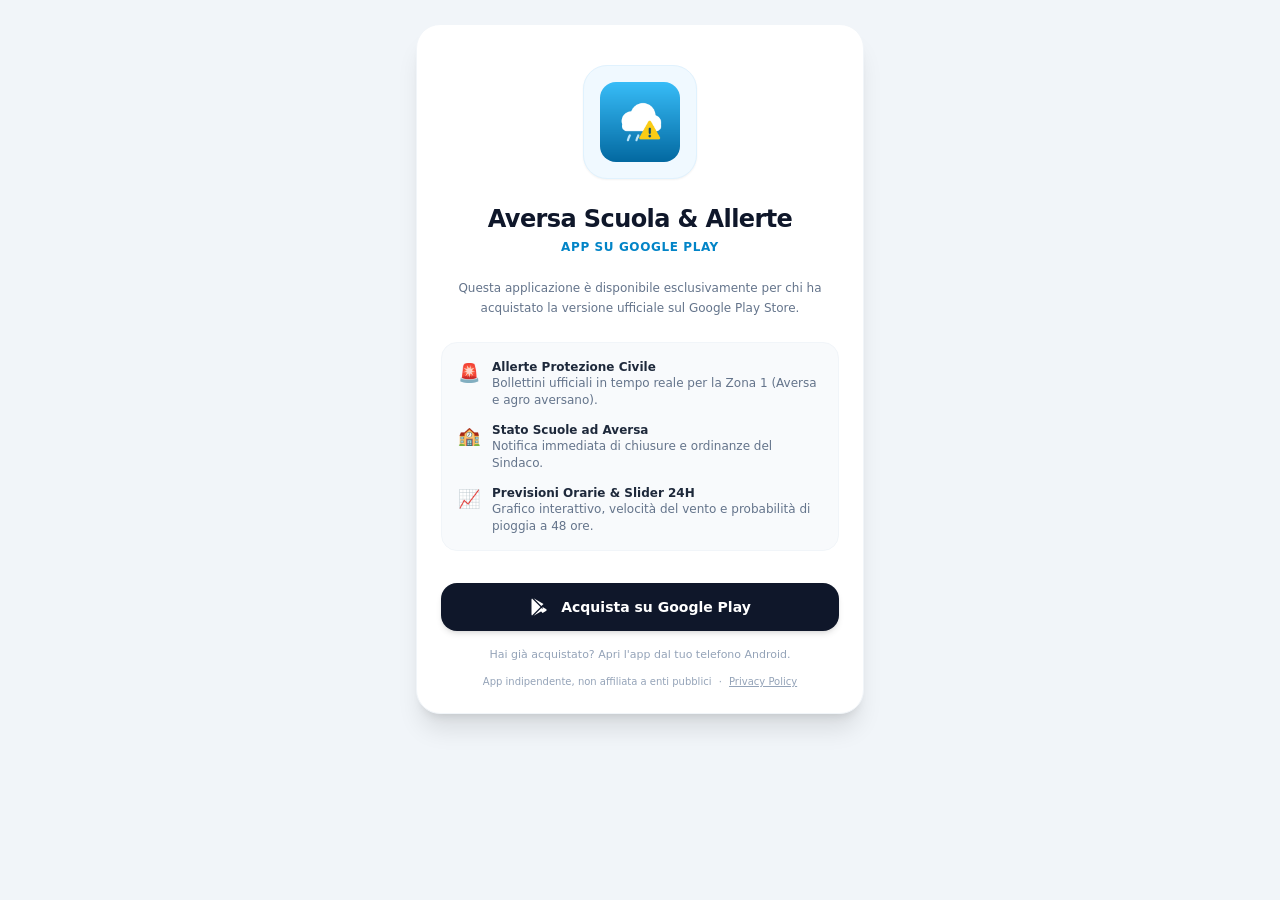
<file: index.html>
<!DOCTYPE html>
<html lang="it">
<head>
  <meta charset="UTF-8">
  <meta name="viewport" content="width=device-width, initial-scale=1.0">
  <title>Aversa Scuola & Allerte</title>
  <meta name="description" content="Meteo, allerte della Protezione Civile e stato delle scuole per Aversa (Zona 1 - Piana Campana).">
  <meta name="theme-color" content="#f1f5f9">

  <!-- PWA Metadata & Manifest -->
  <link rel="manifest" href="./manifest.json">
  <link rel="icon" type="image/png" sizes="192x192" href="./icons/icon-192.png">

  <!-- Icone & Impostazioni Apple iOS -->
  <link rel="apple-touch-icon" href="./APPLE_ICON.png">
  <meta name="apple-mobile-web-app-capable" content="yes">
  <meta name="apple-mobile-web-app-status-bar-style" content="black-translucent">
  <meta name="apple-mobile-web-app-title" content="Aversa Scuola">

  <!-- CSS Tailwind compilato (ricostruito da .github/workflows/build-css.yml) & Chart.js locale: funzionano anche offline -->
  <link rel="stylesheet" href="./styles.css">
  <script src="./vendor/chart.umd.min.js"></script>

  <style>
    html, body {
      overscroll-behavior-y: contain;
    }
    @keyframes app-spin {
      from { transform: rotate(0deg); }
      to { transform: rotate(360deg); }
    }
    .rotate-spinning {
      animation: app-spin 0.75s linear infinite !important;
    }
  </style>
</head>
<body class="bg-slate-100 min-h-screen font-sans text-slate-800 flex justify-center items-start sm:py-6">

  <!-- ============================================================= -->
  <!-- 1. SCHERMATA PAYWALL / BLOCCO BROWSER WEB NON AUTORIZZATO     -->
  <!-- ============================================================= -->
  <div id="paywallCard" class="hidden w-full max-w-md bg-white sm:rounded-3xl shadow-xl min-h-screen sm:min-h-0 flex flex-col justify-between overflow-hidden border border-slate-100 p-6 space-y-6">
    <div class="space-y-6 text-center pt-4">
      
      <!-- Icona App -->
      <div class="inline-flex p-4 bg-sky-50 rounded-3xl border border-sky-100 shadow-sm">
        <img src="./APPLE_ICON.png" alt="Aversa Scuola & Allerte" class="w-20 h-20 rounded-2xl shadow-xs object-cover">
      </div>

      <div class="space-y-1">
        <h1 class="text-2xl font-black text-slate-900 tracking-tight">Aversa Scuola & Allerte</h1>
        <p class="text-xs font-bold text-sky-600 uppercase tracking-wider">App su Google Play</p>
      </div>

      <p class="text-xs text-slate-500 leading-relaxed px-2">
        Questa applicazione è disponibile esclusivamente per chi ha acquistato la versione ufficiale sul Google Play Store.
      </p>

      <!-- Vantaggi inclusi nell'App -->
      <div class="bg-slate-50 border border-slate-100 rounded-2xl p-4 text-left space-y-3.5">
        <div class="flex items-start gap-3">
          <span class="text-lg shrink-0">🚨</span>
          <div class="text-xs">
            <div class="font-bold text-slate-800">Allerte Protezione Civile</div>
            <div class="text-slate-500 leading-snug">Bollettini ufficiali in tempo reale per la Zona 1 (Aversa e agro aversano).</div>
          </div>
        </div>
        <div class="flex items-start gap-3">
          <span class="text-lg shrink-0">🏫</span>
          <div class="text-xs">
            <div class="font-bold text-slate-800">Stato Scuole ad Aversa</div>
            <div class="text-slate-500 leading-snug">Notifica immediata di chiusure e ordinanze del Sindaco.</div>
          </div>
        </div>
        <div class="flex items-start gap-3">
          <span class="text-lg shrink-0">📈</span>
          <div class="text-xs">
            <div class="font-bold text-slate-800">Previsioni Orarie & Slider 24H</div>
            <div class="text-slate-500 leading-snug">Grafico interattivo, velocità del vento e probabilità di pioggia a 48 ore.</div>
          </div>
        </div>
      </div>
    </div>

    <div class="space-y-3 pt-2">
      <!-- Pulsante Acquisto Play Store -->
      <a id="playStoreLink" href="https://play.google.com/store/apps/details?id=dev.pages.allerta_meteo_aversa.twa" target="_blank" rel="noopener" class="w-full py-3.5 px-5 bg-slate-900 text-white rounded-2xl flex items-center justify-center gap-3 font-bold text-sm shadow-md hover:bg-slate-800 active:scale-[0.98] transition-all">
        <svg class="w-5 h-5 fill-current" viewBox="0 0 24 24">
          <path d="M3.609 1.814L13.792 12 3.61 22.186a2.023 2.023 0 0 1-.61-1.458V3.272c0-.558.225-1.077.609-1.458zm11.235 11.238l2.585 2.585-11.83 6.812 9.245-9.397zm0-2.104L5.599 1.551l11.83 6.812-2.585 2.585zm1.47 1.052l4.032 2.321c1.173.675 1.173 1.776 0 2.451l-4.032 2.321-2.223-2.223 2.223-2.87z"/>
        </svg>
        <span>Acquista su Google Play</span>
      </a>

      <p class="text-center text-[11px] text-slate-400 leading-snug pt-1">
        Hai già acquistato? Apri l'app dal tuo telefono Android.
      </p>

      <div class="text-center text-[10px] text-slate-400 space-x-1">
        <span>App indipendente, non affiliata a enti pubblici</span>
        <span>·</span>
        <a href="./privacy.html" class="underline hover:text-slate-600">Privacy Policy</a>
      </div>
    </div>
  </div>

  <!-- ============================================================= -->
  <!-- 2. CONTAINER APP MOBILE (ACCESSIBILE SOLO CON LICENZA ATTIVA)  -->
  <!-- ============================================================= -->
  <div id="appCard" class="hidden w-full max-w-md bg-white sm:rounded-3xl shadow-xl min-h-screen sm:min-h-0 flex flex-col justify-between overflow-hidden border border-slate-100 will-change-transform">

    <!-- Indicatore Pull-to-refresh -->
    <div id="pullIndicator" class="overflow-hidden transition-all duration-200 text-center text-xs font-semibold text-slate-400 flex items-center justify-center gap-1.5 h-0 opacity-0 pointer-events-none select-none bg-slate-50 border-b border-slate-100">
      <span id="pullText">Trascina per aggiornare</span>
    </div>

    <div class="p-5 space-y-4">

      <!-- Intestazione superiore -->
      <div class="flex justify-between items-center text-sm font-semibold text-slate-600">
        <span>Aversa Scuola & Allerte</span>
        <button id="refreshBtn" onclick="refreshApp()" class="p-2 bg-slate-200/70 hover:bg-slate-300/70 rounded-full transition-colors text-slate-600 focus:outline-none" title="Ricarica dati">
          <svg id="refreshIcon" class="w-4 h-4 transition-transform origin-center" fill="none" stroke="currentColor" viewBox="0 0 24 24">
            <path stroke-linecap="round" stroke-linejoin="round" stroke-width="2.5" d="M4 4v5h.582m15.356 2A8.001 8.001 0 004.582 9m0 0H9m11 11v-5h-.581m0 0a8.003 8.003 0 01-15.357-2m15.357 2H15"></path>
          </svg>
        </button>
      </div>

      <!-- Tab Selettore 50/50 -->
      <div class="bg-slate-200/60 p-1 rounded-2xl grid grid-cols-2 gap-1 font-medium text-xs">
        <button id="tabToday" onclick="switchTab('today')" class="w-full py-2.5 rounded-xl bg-white shadow-sm text-slate-800 font-bold transition-all">
          Meteo & Allerta
        </button>
        <button id="tabForecast" onclick="switchTab('forecast')" class="w-full py-2.5 rounded-xl text-slate-500 hover:text-slate-800 transition-all">
          Prossimi 2 gg
        </button>
      </div>

      <!-- Contenitore Viste -->
      <div class="relative">

        <!-- VISTA 1: OGGI & ALLERTA -->
        <div id="viewToday" class="space-y-4">

          <!-- Intestazione Sezione Allerta -->
          <div class="flex justify-between items-center text-[11px] font-bold text-slate-500 uppercase tracking-wider px-0.5 pt-1">
            <span>ALLERTE IN VIGORE</span>
            <span id="alertUpdatedAt" class="font-normal normal-case text-slate-400">--/--/----, --:--:--</span>
          </div>

          <!-- Card Allerta Meteo -->
          <div id="alertCard" class="p-4 rounded-2xl border transition-all space-y-3 bg-emerald-50/80 border-emerald-300 text-emerald-950">
            <div class="flex items-start gap-3">
              <div id="alertIconContainer" class="p-1.5 bg-white rounded-xl shadow-xs flex items-center justify-center text-emerald-600 shrink-0 mt-0.5">
                <span id="alertIcon" class="text-xl">✅</span>
              </div>
              <div class="space-y-1">
                <h2 id="alertTitle" class="font-bold text-sm leading-snug">Nessuna Allerta Meteo in Vigore</h2>
                <div>
                  <span id="alertBadge" class="inline-block px-2 py-0.5 rounded-md text-[11px] font-bold bg-emerald-200 text-emerald-800">Verde</span>
                </div>
              </div>
            </div>

            <p id="alertMessage" class="text-xs leading-relaxed opacity-90">
              Nessuna allerta meteo in vigore. Condizioni meteorologiche nella norma per la Zona 1 (Piana Campana).
            </p>

            <!-- Fenomeni meteo segnalati dal bollettino senza allerta (es. venti forti con livello verde) -->
            <div id="weatherNotice" class="hidden bg-amber-50 border border-amber-300 rounded-xl p-2.5 text-amber-950 space-y-0.5">
              <div class="text-[11px] font-bold uppercase tracking-wide text-amber-800">⚠️ Fenomeni meteo previsti</div>
              <p id="weatherNoticeText" class="text-xs leading-relaxed"></p>
            </div>

            <div class="pt-2.5 border-t border-dashed border-emerald-300/80 flex items-center justify-between text-xs font-bold text-emerald-900">
              <div class="flex items-center gap-2">
                <span>🏫 Scuole ad Aversa:</span>
                <span id="schoolStatus" class="font-black">APERTE</span>
              </div>
            </div>
            <a id="schoolNotice" href="#" target="_blank" rel="noopener" class="hidden block text-[11px] font-medium leading-snug text-red-800 underline underline-offset-2"></a>
          </div>

          <!-- Riquadro Blu: Sintesi Meteo (Vento & Pioggia) -->
          <div class="bg-sky-50/80 border border-sky-200 rounded-2xl p-3.5 space-y-2 text-sky-950">
            <div class="text-[11px] font-bold text-sky-700 uppercase tracking-wider">
              <span>Sintesi Meteo Aversa</span>
            </div>
            <div class="grid grid-cols-2 gap-2 text-center pt-1">
              <div class="bg-white/80 p-2.5 rounded-xl border border-sky-100">
                <div class="text-[10px] text-sky-500 font-bold uppercase">Vento</div>
                <div id="blueWind" class="text-sm font-black text-sky-900 mt-0.5">-- km/h</div>
              </div>
              <div class="bg-white/80 p-2.5 rounded-xl border border-sky-100">
                <div class="text-[10px] text-sky-500 font-bold uppercase">Pioggia Oggi</div>
                <div id="blueRain" class="text-sm font-black text-sky-900 mt-0.5">-- mm</div>
              </div>
            </div>
          </div>

          <!-- Temperatura Grande Centrale con Descrizione -->
          <div class="text-center py-1 space-y-0.5">
            <h1 class="text-xl font-bold text-slate-900">Aversa</h1>
            <div id="currentTemp" class="text-6xl font-black tracking-tight text-slate-900">--°C</div>
            <div id="weatherDesc" class="text-sm font-medium text-slate-500">Aggiornamento meteo...</div>
          </div>

          <!-- Statistiche in Basso (Umidità e Min/Max) -->
          <div class="grid grid-cols-2 gap-2 text-center">
            <div class="bg-slate-50 p-2.5 rounded-2xl border border-slate-100">
              <div class="text-[10px] text-slate-400 font-semibold uppercase">Umidità</div>
              <div id="bottomHumidity" class="text-xs font-bold text-slate-700 mt-1">-- %</div>
            </div>
            <div class="bg-slate-50 p-2.5 rounded-2xl border border-slate-100">
              <div class="text-[10px] text-slate-400 font-semibold uppercase">Min / Max</div>
              <div id="bottomMinMax" class="text-xs font-bold text-slate-700 mt-1">--° / --°</div>
            </div>
          </div>

          <!-- Grafico Temperature 24h con Slider Interattivo -->
          <div class="space-y-2">
            <div class="flex justify-between items-center text-[11px] font-bold text-slate-400 tracking-wider uppercase">
              <span>EVOLUZIONE TEMPERATURE (24H)</span>
              <span id="chartInstruction" class="text-[10px] text-sky-600 font-normal normal-case">Trascina o scorri</span>
            </div>
            <div class="h-32 w-full bg-slate-50 rounded-2xl p-2 border border-slate-100 relative">
              <canvas id="tempChartCanvas"></canvas>
            </div>
            <div class="px-1 pt-1">
              <input type="range" id="hourSlider" min="0" max="23" step="1" value="0"
                     class="w-full accent-red-500 h-1.5 bg-slate-200 rounded-lg cursor-pointer"
                     oninput="onSliderMove(this.value)"
                     onmouseup="onSliderRelease()"
                     ontouchend="onSliderRelease()">
            </div>
          </div>

        </div>

        <!-- VISTA 2: PREVISIONI ORARIE PROSSIMI 2 GIORNI -->
        <div id="viewForecast" class="absolute inset-0 bg-white z-10 flex flex-col space-y-3 hidden">
          <div class="text-[11px] font-bold text-slate-400 tracking-wider uppercase shrink-0 pt-1">PREVISIONI ORARIE • PROSSIMI 2 GIORNI</div>
          <div id="forecastContainer" class="flex-1 min-h-0 overflow-y-auto pr-1 space-y-1.5">
            <!-- Popolato dinamicamente -->
          </div>
        </div>

      </div>

    </div>

    <!-- Piè di Pagina & Pulsanti -->
    <div class="p-5 bg-slate-50 border-t border-slate-100 space-y-2 rounded-b-3xl">
      <a href="https://centrofunzionale.regione.campania.it/" target="_blank" rel="noopener" class="w-full py-2.5 px-4 bg-white border border-slate-200 text-slate-700 text-xs font-semibold rounded-2xl flex items-center justify-center gap-2 hover:bg-slate-100 transition-colors shadow-sm">
        <span>🌐 Portale Protezione Civile Campania</span>
      </a>

      <button id="installBtn" class="hidden w-full py-2.5 px-4 bg-sky-600 text-white text-xs font-semibold rounded-2xl flex items-center justify-center gap-2 hover:bg-sky-700 transition-colors shadow-sm">
        <span>📱 Installa come App su Mac / Smartphone</span>
      </button>

      <p class="text-center text-[10px] text-slate-400 leading-snug pt-1">
        App indipendente: non è affiliata né approvata dalla Protezione Civile, dalla Regione Campania o dal Comune di Aversa.
        In caso di emergenza fai sempre riferimento alle fonti ufficiali.
      </p>

      <div class="text-center text-[10px] text-slate-400 pt-1 space-x-1">
        <span>Dati meteo: Open-Meteo · Allerte via Protezione Civile</span>
        <span>·</span>
        <a href="./privacy.html" class="underline hover:text-slate-600">Privacy Policy</a>
      </div>
    </div>

  </div>

  <!-- SCRIPT LOGICA APPLICAZIONE -->
  <script>
    // -------------------------------------------------------------
    // ACCESSO RISERVATO ALL'APP GOOGLE PLAY
    // -------------------------------------------------------------
    // L'app Android (TWA) apre la pagina con referrer "android-app://<pacchetto>":
    // così si riconosce l'app installata senza codici segreti nel sorgente.
    // Il pagamento è gestito interamente da Google Play.
    const TWA_REFERRER = 'android-app://dev.pages.allerta_meteo_aversa.twa';
    // "_v2": invalida gli sblocchi ottenuti col vecchio codice di licenza (rimosso).
    // L'app Android si risblocca da sola al primo avvio tramite il referrer.
    const UNLOCK_KEY = 'aversa_app_unlocked_v2';
    const OBSOLETE_KEYS = ['aversa_app_license', 'aversa_app_unlocked'];

    // -------------------------------------------------------------
    // RIFERIMENTI DOM CACHED (OTTIMIZZAZIONE PERFORMANCE)
    // -------------------------------------------------------------
    const dom = {
      paywallCard: document.getElementById('paywallCard'),
      appCard: document.getElementById('appCard'),
      pullIndicator: document.getElementById('pullIndicator'),
      pullText: document.getElementById('pullText'),
      refreshBtn: document.getElementById('refreshBtn'),
      refreshIcon: document.getElementById('refreshIcon'),
      hourSlider: document.getElementById('hourSlider'),
      forecastContainer: document.getElementById('forecastContainer'),
      tabToday: document.getElementById('tabToday'),
      tabForecast: document.getElementById('tabForecast'),
      viewToday: document.getElementById('viewToday'),
      viewForecast: document.getElementById('viewForecast'),
      alertCard: document.getElementById('alertCard'),
      alertTitle: document.getElementById('alertTitle'),
      alertBadge: document.getElementById('alertBadge'),
      alertMessage: document.getElementById('alertMessage'),
      weatherNotice: document.getElementById('weatherNotice'),
      weatherNoticeText: document.getElementById('weatherNoticeText'),
      alertIcon: document.getElementById('alertIcon'),
      alertUpdatedAt: document.getElementById('alertUpdatedAt'),
      schoolStatus: document.getElementById('schoolStatus'),
      schoolNotice: document.getElementById('schoolNotice'),
      currentTemp: document.getElementById('currentTemp'),
      weatherDesc: document.getElementById('weatherDesc'),
      blueWind: document.getElementById('blueWind'),
      blueRain: document.getElementById('blueRain'),
      bottomHumidity: document.getElementById('bottomHumidity'),
      bottomMinMax: document.getElementById('bottomMinMax'),
      tempChartCanvas: document.getElementById('tempChartCanvas'),
      installBtn: document.getElementById('installBtn')
    };

    // -------------------------------------------------------------
    // GESTIONE AUTENTICAZIONE LICENZA & GATEKEEPER
    // -------------------------------------------------------------
    function storageGet(key) {
      try { return localStorage.getItem(key); } catch (e) { return null; }
    }
    function storageSet(key, value) {
      try { localStorage.setItem(key, value); } catch (e) { /* storage non disponibile */ }
    }

    function isLicenseValid() {
      OBSOLETE_KEYS.forEach(key => {
        try { localStorage.removeItem(key); } catch (e) { /* storage non disponibile */ }
      });

      // 1. Già sbloccato in precedenza su questo dispositivo
      if (storageGet(UNLOCK_KEY) === '1') return true;

      // 2. Avvio dall'app Android installata da Google Play
      if (document.referrer.startsWith(TWA_REFERRER)) {
        storageSet(UNLOCK_KEY, '1');
        return true;
      }
      return false;
    }

    function initAppGatekeeper() {
      if (isLicenseValid()) {
        if (dom.paywallCard) dom.paywallCard.classList.add('hidden');
        if (dom.appCard) dom.appCard.classList.remove('hidden');
        refreshApp();
      } else {
        if (dom.appCard) dom.appCard.classList.add('hidden');
        if (dom.paywallCard) dom.paywallCard.classList.remove('hidden');
      }
    }

    // -------------------------------------------------------------
    // COSTANTI & CONFIGURAZIONI TEMA
    // -------------------------------------------------------------
    const ALERT_THEMES = {
      ROSSA: {
        card: 'p-4 rounded-2xl border transition-all space-y-3 bg-red-50/80 border-red-300 text-red-950',
        title: 'Allerta Meteo Rossa',
        badge: 'Rossa',
        badgeClass: 'inline-block px-2 py-0.5 rounded-md text-[11px] font-bold bg-red-200 text-red-800',
        icon: '🚨'
      },
      ARANCIONE: {
        card: 'p-4 rounded-2xl border transition-all space-y-3 bg-orange-50/80 border-orange-300 text-orange-950',
        title: 'Allerta Meteo Arancione',
        badge: 'Arancione',
        badgeClass: 'inline-block px-2 py-0.5 rounded-md text-[11px] font-bold bg-orange-200 text-orange-800',
        icon: '📙'
      },
      GIALLA: {
        card: 'p-4 rounded-2xl border transition-all space-y-3 bg-amber-50/80 border-amber-300 text-amber-950',
        title: 'Allerta Meteo Gialla',
        badge: 'Gialla',
        badgeClass: 'inline-block px-2 py-0.5 rounded-md text-[11px] font-bold bg-amber-200 text-amber-800',
        icon: '⚠️'
      },
      VERDE: {
        card: 'p-4 rounded-2xl border transition-all space-y-3 bg-emerald-50/80 border-emerald-300 text-emerald-950',
        title: 'Nessuna Allerta Meteo in Vigore',
        badge: 'Verde',
        badgeClass: 'inline-block px-2 py-0.5 rounded-md text-[11px] font-bold bg-emerald-200 text-emerald-800',
        icon: '✅'
      }
    };

    const WMO_MAP = {
      0: { desc: 'Sereno', icon: '☀️' },
      1: { desc: 'Quasi Sereno', icon: '🌤️' },
      2: { desc: 'Poco Nuvoloso', icon: '⛅' },
      3: { desc: 'Coperto', icon: '☁️' },
      45: { desc: 'Nebbia', icon: '🌫️' },
      48: { desc: 'Nebbia con brina', icon: '🌫️' },
      51: { desc: 'Pioviggine leggera', icon: '🌦️' },
      53: { desc: 'Pioviggine', icon: '🌦️' },
      55: { desc: 'Pioviggine fitta', icon: '🌧️' },
      61: { desc: 'Pioggia debole', icon: '🌧️' },
      63: { desc: 'Pioggia', icon: '🌧️' },
      65: { desc: 'Pioggia forte', icon: '🌧️' },
      80: { desc: 'Rovesci', icon: '🌦️' },
      81: { desc: 'Rovesci intensi', icon: '🌦️' },
      95: { desc: 'Temporale', icon: '⛈️' }
    };

    function getWmoWeatherDetails(code) {
      return WMO_MAP[code] || { desc: 'Variabile', icon: '🌤️' };
    }

    // -------------------------------------------------------------
    // VARIABILI DI STATO
    // -------------------------------------------------------------
    let tempChartInstance = null;
    let deferredPrompt = null;
    let selectedHour = null; // null = orario corrente
    let isRefreshing = false;

    // -------------------------------------------------------------
    // 1. PLUGIN CHART.JS: Linea verticale, indicatore e tooltip
    // -------------------------------------------------------------
    const currentTimeLinePlugin = {
      id: 'currentTimeLine',
      afterDraw: (chart) => {
        const meta = chart.getDatasetMeta(0);
        if (!meta || !meta.data || meta.data.length === 0) return;

        const yAxis = chart.scales.y;
        const ctx = chart.ctx;

        let xPixel, yPixel, tempVal, displayLabel;

        if (selectedHour !== null) {
          const idx = Math.min(Math.max(0, Math.round(selectedHour)), meta.data.length - 1);
          const point = meta.data[idx];
          xPixel = point.x;
          yPixel = point.y;
          tempVal = chart.data.datasets[0].data[idx];
          displayLabel = chart.data.labels[idx];
        } else {
          const now = new Date();
          const currentHour = now.getHours();
          const currentMinute = now.getMinutes();
          if (!meta.data[currentHour]) return;

          const currentPoint = meta.data[currentHour];
          xPixel = currentPoint.x;
          yPixel = currentPoint.y;
          tempVal = chart.data.datasets[0].data[currentHour];

          if (currentHour < 23 && meta.data[currentHour + 1]) {
            const nextPoint = meta.data[currentHour + 1];
            const minuteRatio = currentMinute / 60;
            xPixel += (nextPoint.x - currentPoint.x) * minuteRatio;
            yPixel += (nextPoint.y - currentPoint.y) * minuteRatio;
          }
        }

        ctx.save();

        // Linea tratteggiata verticale
        ctx.beginPath();
        ctx.setLineDash([4, 4]);
        ctx.moveTo(xPixel, yAxis.top);
        ctx.lineTo(xPixel, yAxis.bottom);
        ctx.lineWidth = 2;
        ctx.strokeStyle = '#ef4444';
        ctx.stroke();

        // Pallino rosso indicatore
        ctx.setLineDash([]);
        ctx.beginPath();
        ctx.arc(xPixel, yPixel, 6, 0, 2 * Math.PI);
        ctx.fillStyle = '#ef4444';
        ctx.fill();
        ctx.lineWidth = 2;
        ctx.strokeStyle = '#ffffff';
        ctx.stroke();

        // Tooltip temperatura puntuale su drag dello slider
        if (selectedHour !== null && tempVal !== undefined) {
          const text = `${displayLabel} - ${tempVal.toFixed(1)}°C`;
          ctx.font = 'bold 11px sans-serif';
          const textWidth = ctx.measureText(text).width;

          const padding = 6;
          const boxWidth = textWidth + padding * 2;
          const boxHeight = 22;
          const boxX = Math.min(Math.max(4, xPixel - boxWidth / 2), chart.width - boxWidth - 4);
          const boxY = Math.max(4, yPixel - boxHeight - 14);

          ctx.fillStyle = '#ffffff';
          ctx.shadowColor = 'rgba(0, 0, 0, 0.15)';
          ctx.shadowBlur = 6;
          ctx.fillRect(boxX, boxY, boxWidth, boxHeight);
          ctx.shadowBlur = 0;

          ctx.strokeStyle = '#cbd5e1';
          ctx.lineWidth = 1;
          ctx.strokeRect(boxX, boxY, boxWidth, boxHeight);

          ctx.fillStyle = '#0f172a';
          ctx.textAlign = 'center';
          ctx.textBaseline = 'middle';
          ctx.fillText(text, boxX + boxWidth / 2, boxY + boxHeight / 2);
        }

        ctx.restore();
      }
    };

    function onSliderMove(val) {
      selectedHour = parseInt(val, 10);
      if (tempChartInstance) {
        tempChartInstance.draw();
      }
    }

    function onSliderRelease() {
      selectedHour = null;
      if (tempChartInstance) {
        tempChartInstance.draw();
      }
      if (dom.hourSlider) {
        dom.hourSlider.value = new Date().getHours();
      }
    }

    // -------------------------------------------------------------
    // 2. GESTIONE TAB
    // -------------------------------------------------------------
    function switchTab(tab) {
      const activeClasses = 'w-full py-2.5 rounded-xl bg-white shadow-sm text-slate-800 font-bold transition-all';
      const inactiveClasses = 'w-full py-2.5 rounded-xl text-slate-500 hover:text-slate-800 transition-all';

      if (tab === 'today') {
        dom.tabToday.className = activeClasses;
        dom.tabForecast.className = inactiveClasses;
        dom.viewToday.classList.remove('invisible', 'pointer-events-none');
        dom.viewForecast.classList.add('hidden');
      } else {
        dom.tabForecast.className = activeClasses;
        dom.tabToday.className = inactiveClasses;
        dom.viewToday.classList.add('invisible', 'pointer-events-none');
        dom.viewForecast.classList.remove('hidden');
      }
    }

    // -------------------------------------------------------------
    // 3. STATO REFRESH & CARICAMENTO DATI
    // -------------------------------------------------------------
    function setRefreshingState(refreshing) {
      if (refreshing) {
        if (dom.refreshIcon) {
          dom.refreshIcon.style.transform = '';
          dom.refreshIcon.classList.add('rotate-spinning');
        }
        if (dom.refreshBtn) {
          dom.refreshBtn.disabled = true;
          dom.refreshBtn.classList.add('opacity-70', 'cursor-not-allowed');
        }
      } else {
        if (dom.refreshIcon) {
          dom.refreshIcon.classList.remove('rotate-spinning');
          dom.refreshIcon.style.transform = '';
        }
        if (dom.refreshBtn) {
          dom.refreshBtn.disabled = false;
          dom.refreshBtn.classList.remove('opacity-70', 'cursor-not-allowed');
        }
      }
    }

    async function refreshApp() {
      if (isRefreshing) return;
      isRefreshing = true;
      setRefreshingState(true);

      const minSpinDelay = new Promise(resolve => setTimeout(resolve, 750));
      try {
        await Promise.all([loadAllData(), minSpinDelay]);
      } catch (err) {
        console.error('Errore durante l\'aggiornamento:', err);
      } finally {
        setRefreshingState(false);
        isRefreshing = false;
      }
    }

    async function loadAllData() {
      try {
        const resAlert = await fetch('./alert.json', { cache: 'no-store' });
        if (resAlert.ok) {
          const alertData = await resAlert.json();
          renderAlertUI(alertData);
        }
      } catch (err) {
        console.error('Errore caricamento alert.json:', err);
      }

      try {
        const urlMeteo = 'https://api.open-meteo.com/v1/forecast?latitude=40.9731&longitude=14.2043&current=temperature_2m,relative_humidity_2m,weather_code,wind_speed_10m&hourly=temperature_2m,weather_code,precipitation_probability,wind_speed_10m&daily=weather_code,temperature_2m_max,temperature_2m_min,rain_sum&timezone=Europe%2FRome&forecast_days=3';
        const resMeteo = await fetch(urlMeteo, { cache: 'no-store' });
        if (resMeteo.ok) {
          const meteoData = await resMeteo.json();
          renderWeatherUI(meteoData);
        }
      } catch (err) {
        console.error('Errore caricamento Open-Meteo:', err);
      }
    }

    // -------------------------------------------------------------
    // 4. RENDERING BANNER ALLERTA
    // -------------------------------------------------------------
    function renderAlertUI(data) {
      dom.alertUpdatedAt.textContent = data.updated_at || '';
      dom.alertMessage.textContent = data.message || 'Nessun messaggio disponibile.';

      if (data.schools_closed) {
        dom.schoolStatus.textContent = 'CHIUSE';
        dom.schoolStatus.className = 'font-black text-red-700';
      } else {
        dom.schoolStatus.textContent = 'APERTE';
        dom.schoolStatus.className = 'font-black text-emerald-900';
      }

      // Avviso/ordinanza ufficiale del Comune
      if (data.schools_closed && data.schools_notice && data.schools_notice.text) {
        dom.schoolNotice.textContent = data.schools_notice.text;
        dom.schoolNotice.href = data.schools_notice.url || '#';
        dom.schoolNotice.classList.remove('hidden');
      } else {
        dom.schoolNotice.classList.add('hidden');
      }

      const status = (data.status || 'VERDE').toUpperCase();
      const theme = ALERT_THEMES[status] || ALERT_THEMES.VERDE;

      // Con allerta gialla/arancione/rossa i fenomeni sono già nel messaggio
      if (data.weather_notice && status === 'VERDE') {
        dom.weatherNoticeText.textContent = data.weather_notice;
        dom.weatherNotice.classList.remove('hidden');
      } else {
        dom.weatherNotice.classList.add('hidden');
      }
      dom.alertCard.className = theme.card;
      dom.alertTitle.textContent = theme.title;
      dom.alertBadge.textContent = theme.badge;
      dom.alertBadge.className = theme.badgeClass;
      dom.alertIcon.textContent = theme.icon;
    }

    // -------------------------------------------------------------
    // 5. RENDERING METEO & GRAFICO TEMPERATURE
    // -------------------------------------------------------------
    function renderWeatherUI(data) {
      const current = data.current;
      const daily = data.daily;
      const weatherInfo = getWmoWeatherDetails(current.weather_code);

      // Valore centrale grande
      dom.currentTemp.textContent = `${current.temperature_2m.toFixed(1)}°C`;
      dom.weatherDesc.textContent = weatherInfo.desc;

      // Riquadro Blu: Vento e Pioggia
      dom.blueWind.textContent = `${Math.round(current.wind_speed_10m)} km/h`;
      dom.blueRain.textContent = `${daily?.rain_sum?.[0] ?? 0} mm`;

      // Statistiche inferiori: Umidità e Min/Max
      const minTemp = daily?.temperature_2m_min?.[0] !== undefined ? Math.round(daily.temperature_2m_min[0]) : '--';
      const maxTemp = daily?.temperature_2m_max?.[0] !== undefined ? Math.round(daily.temperature_2m_max[0]) : '--';
      dom.bottomHumidity.textContent = `${current.relative_humidity_2m} %`;
      dom.bottomMinMax.textContent = `${minTemp}° / ${maxTemp}°`;

      // Sincronizza lo slider sull'ora corrente
      if (dom.hourSlider) {
        dom.hourSlider.value = new Date().getHours();
      }

      // Grafico prime 24 ore (Oggi)
      const hourlyTemps = data.hourly.temperature_2m.slice(0, 24);
      const hoursLabels = Array.from({ length: 24 }, (_, i) => `${String(i).padStart(2, '0')}:00`);

      const ctx = dom.tempChartCanvas.getContext('2d');
      if (tempChartInstance) {
        tempChartInstance.destroy();
      }

      tempChartInstance = new Chart(ctx, {
        type: 'line',
        data: {
          labels: hoursLabels,
          datasets: [{
            label: 'Temperatura (°C)',
            data: hourlyTemps,
            borderColor: '#0284c7',
            backgroundColor: 'rgba(2, 132, 199, 0.08)',
            fill: true,
            tension: 0.4,
            pointRadius: 1,
            pointHoverRadius: 4
          }]
        },
        options: {
          responsive: true,
          maintainAspectRatio: false,
          plugins: {
            legend: { display: false }
          },
          scales: {
            x: {
              grid: { display: false },
              ticks: { font: { size: 9 }, maxRotation: 0 }
            },
            y: {
              grid: { color: '#f1f5f9' },
              ticks: { font: { size: 9 } }
            }
          }
        },
        plugins: [currentTimeLinePlugin]
      });

      renderForecastList(data.hourly);
    }

    // -------------------------------------------------------------
    // 6. RENDERING LISTA ORARIA VERTICALE (36H con DocumentFragment)
    // -------------------------------------------------------------
    function renderForecastList(hourly) {
      dom.forecastContainer.innerHTML = '';
      if (!hourly || !hourly.time) return;

      const now = new Date();
      let startIndex = 0;
      for (let i = 0; i < hourly.time.length; i++) {
        const itemDate = new Date(hourly.time[i]);
        if (itemDate >= new Date(now.getFullYear(), now.getMonth(), now.getDate(), now.getHours())) {
          startIndex = i;
          break;
        }
      }

      const totalHoursToShow = 36;
      const endIndex = Math.min(hourly.time.length, startIndex + totalHoursToShow);
      let currentDayGroup = '';

      const fragment = document.createDocumentFragment();

      for (let i = startIndex; i < endIndex; i++) {
        const dateObj = new Date(hourly.time[i]);
        const dayName = dateObj.toLocaleDateString('it-IT', { weekday: 'short', day: 'numeric', month: 'short' }).toUpperCase();
        const hourStr = dateObj.toLocaleTimeString('it-IT', { hour: '2-digit', minute: '2-digit' });

        const info = getWmoWeatherDetails(hourly.weather_code[i]);
        const temp = Math.round(hourly.temperature_2m[i]);
        const pop = hourly.precipitation_probability ? hourly.precipitation_probability[i] : 0;
        const wind = hourly.wind_speed_10m ? Math.round(hourly.wind_speed_10m[i]) : 0;

        if (dayName !== currentDayGroup) {
          currentDayGroup = dayName;
          const dayHeader = document.createElement('div');
          dayHeader.className = 'bg-sky-50 text-sky-700 font-bold px-3 py-2 rounded-xl text-xs uppercase tracking-wide mt-3 mb-1.5';
          dayHeader.textContent = dayName;
          fragment.appendChild(dayHeader);
        }

        const row = document.createElement('div');
        row.className = 'bg-white border border-slate-100 rounded-2xl p-3 flex items-center justify-between text-xs mb-1.5 shadow-xs';
        row.innerHTML = `
          <div class="flex items-center gap-2.5 min-w-0">
            <span class="font-bold text-slate-800 w-9 shrink-0">${hourStr}</span>
            <div class="flex items-center gap-2 min-w-0">
              <span class="text-base shrink-0">${info.icon}</span>
              <span class="font-medium text-slate-600 truncate">${info.desc}</span>
            </div>
          </div>
          <div class="flex items-center gap-2 shrink-0">
            <span class="text-slate-400 text-[11px] w-[3.75rem] text-right whitespace-nowrap">💨 ${wind} km/h</span>
            <span class="text-[11px] w-10 text-right whitespace-nowrap ${pop > 0 ? 'text-sky-600 font-semibold' : 'text-slate-300'}">💧 ${pop}%</span>
            <span class="font-bold text-slate-800 text-sm w-8 text-right">${temp}°</span>
          </div>
        `;
        fragment.appendChild(row);
      }

      dom.forecastContainer.appendChild(fragment);
    }

    // -------------------------------------------------------------
    // 7. SERVICE WORKER & AGGIORNAMENTO AUTOMATICO
    // -------------------------------------------------------------
    if ('serviceWorker' in navigator) {
      window.addEventListener('load', () => {
        navigator.serviceWorker.register('./sw.js', { updateViaCache: 'none' })
          .then(() => console.log('Service Worker registrato con successo.'))
          .catch(err => console.error('Errore registrazione Service Worker:', err));
      });
    }

    let frontendVersion = null;
    // Cloudflare Pages non invia ETag/Last-Modified: la "versione" è il contenuto
    // stesso della pagina (circa 45 KB, riscaricato all'avvio e quando l'app torna visibile).
    async function getFrontendVersion() {
      try {
        const res = await fetch('./', { cache: 'no-cache' });
        return res.ok ? await res.text() : null;
      } catch (err) {
        return null;
      }
    }
    getFrontendVersion().then(v => { frontendVersion = v; });

    document.addEventListener('visibilitychange', async () => {
      if (document.visibilityState !== 'visible') return;
      navigator.serviceWorker?.getRegistration().then(reg => reg && reg.update());
      const latest = await getFrontendVersion();
      if (frontendVersion && latest && latest !== frontendVersion) {
        location.reload();
      } else if (latest) {
        frontendVersion = latest;
      }
    });

    // Installazione PWA
    window.addEventListener('beforeinstallprompt', (e) => {
      e.preventDefault();
      deferredPrompt = e;
      if (dom.installBtn) dom.installBtn.classList.remove('hidden');
    });

    if (dom.installBtn) {
      dom.installBtn.addEventListener('click', async () => {
        if (deferredPrompt) {
          deferredPrompt.prompt();
          const { outcome } = await deferredPrompt.userChoice;
          if (outcome === 'accepted') {
            dom.installBtn.classList.add('hidden');
          }
          deferredPrompt = null;
        }
      });
    }

    // -------------------------------------------------------------
    // 8. PULL-TO-REFRESH (Gesture Mobile & Drag Desktop)
    // -------------------------------------------------------------
    const PULL_THRESHOLD = 70;
    let pullStartY = 0;
    let pullStartX = 0;
    let pullCurrentDistance = 0;
    let isPullingGesture = false;
    let isMouseDown = false;

    function isAtScrollTop() {
      const winTop = window.scrollY || document.documentElement.scrollTop || document.body.scrollTop || 0;
      const forecastTop = dom.forecastContainer ? dom.forecastContainer.scrollTop : 0;
      return winTop <= 2 && forecastTop <= 2;
    }

    function resetPullState() {
      if (dom.appCard) {
        dom.appCard.style.transition = 'transform 0.25s cubic-bezier(0.2, 0.9, 0.3, 1)';
        dom.appCard.style.transform = '';
      }
      if (dom.pullIndicator) {
        dom.pullIndicator.style.height = '0px';
        dom.pullIndicator.style.opacity = '0';
      }
      if (dom.refreshIcon && !isRefreshing) {
        dom.refreshIcon.style.transition = 'transform 0.25s ease-out';
        dom.refreshIcon.style.transform = '';
      }
      isPullingGesture = false;
      pullCurrentDistance = 0;
      pullStartY = 0;
    }

    function updatePullVisuals(distance) {
      const dampedY = Math.min(distance * 0.45, 65);
      const rotation = Math.min(distance * 3.5, 360);

      if (dom.appCard) {
        dom.appCard.style.transition = 'none';
        dom.appCard.style.transform = `translateY(${dampedY}px)`;
      }
      if (dom.pullIndicator) {
        dom.pullIndicator.style.height = `${Math.min(dampedY, 32)}px`;
        dom.pullIndicator.style.opacity = `${Math.min(dampedY / 30, 1)}`;
      }
      if (dom.pullText) {
        dom.pullText.textContent = distance >= PULL_THRESHOLD 
          ? 'Rilascia per aggiornare' 
          : 'Trascina per aggiornare';
      }
      if (dom.refreshIcon && !isRefreshing) {
        dom.refreshIcon.style.transition = 'none';
        dom.refreshIcon.style.transform = `rotate(${rotation}deg)`;
      }
    }

    async function handlePullEnd() {
      const triggered = pullCurrentDistance >= PULL_THRESHOLD;
      if (triggered) {
        if (dom.pullText) dom.pullText.textContent = 'Aggiornamento in corso...';
        if (dom.appCard) {
          dom.appCard.style.transition = 'transform 0.2s ease-out';
          dom.appCard.style.transform = 'translateY(32px)';
        }
        await refreshApp();
      }
      resetPullState();
    }

    // Touch events (Mobile / PWA)
    window.addEventListener('touchstart', (e) => {
      if (isRefreshing || e.touches.length !== 1) return;
      if (e.target.closest('#hourSlider, button, a, input, select, textarea')) return;

      if (isAtScrollTop()) {
        pullStartY = e.touches[0].clientY;
        pullStartX = e.touches[0].clientX;
        pullCurrentDistance = 0;
        isPullingGesture = false;
      }
    }, { passive: true });

    window.addEventListener('touchmove', (e) => {
      if (isRefreshing || pullStartY === 0) return;
      if (e.touches.length !== 1) return;

      const y = e.touches[0].clientY;
      const x = e.touches[0].clientX;
      const deltaY = y - pullStartY;
      const deltaX = x - pullStartX;

      if (!isPullingGesture && Math.abs(deltaX) > Math.abs(deltaY)) {
        pullStartY = 0;
        return;
      }

      if (deltaY > 0 && isAtScrollTop()) {
        isPullingGesture = true;
        if (e.cancelable) e.preventDefault();
        pullCurrentDistance = deltaY;
        updatePullVisuals(pullCurrentDistance);
      } else if (deltaY < 0 && isPullingGesture) {
        resetPullState();
      }
    }, { passive: false });

    window.addEventListener('touchend', async () => {
      if (isRefreshing || !isPullingGesture) {
        pullStartY = 0;
        return;
      }
      await handlePullEnd();
    });

    window.addEventListener('touchcancel', resetPullState);

    // Mouse drag events (Desktop)
    window.addEventListener('mousedown', (e) => {
      if (isRefreshing || e.button !== 0) return;
      if (e.target.closest('#hourSlider, button, a, input, select, textarea, canvas')) return;

      if (isAtScrollTop()) {
        isMouseDown = true;
        pullStartY = e.clientY;
        pullStartX = e.clientX;
        pullCurrentDistance = 0;
        isPullingGesture = false;
      }
    });

    window.addEventListener('mousemove', (e) => {
      if (!isMouseDown || isRefreshing || pullStartY === 0) return;
      const deltaY = e.clientY - pullStartY;
      const deltaX = e.clientX - pullStartX;

      if (!isPullingGesture && Math.abs(deltaX) > Math.abs(deltaY)) {
        isMouseDown = false;
        pullStartY = 0;
        return;
      }

      if (deltaY > 5 && isAtScrollTop()) {
        isPullingGesture = true;
        pullCurrentDistance = deltaY;
        updatePullVisuals(pullCurrentDistance);
      }
    });

    window.addEventListener('mouseup', async () => {
      if (!isMouseDown) return;
      isMouseDown = false;

      if (!isPullingGesture) {
        pullStartY = 0;
        return;
      }
      await handlePullEnd();
    });

    // -------------------------------------------------------------
    // AVVIO APPLICAZIONE (VERIFICA LICENZA PRIMA DI SCARICARE I DATI)
    // -------------------------------------------------------------
    initAppGatekeeper();
  </script>
</body>
</html>
</file>
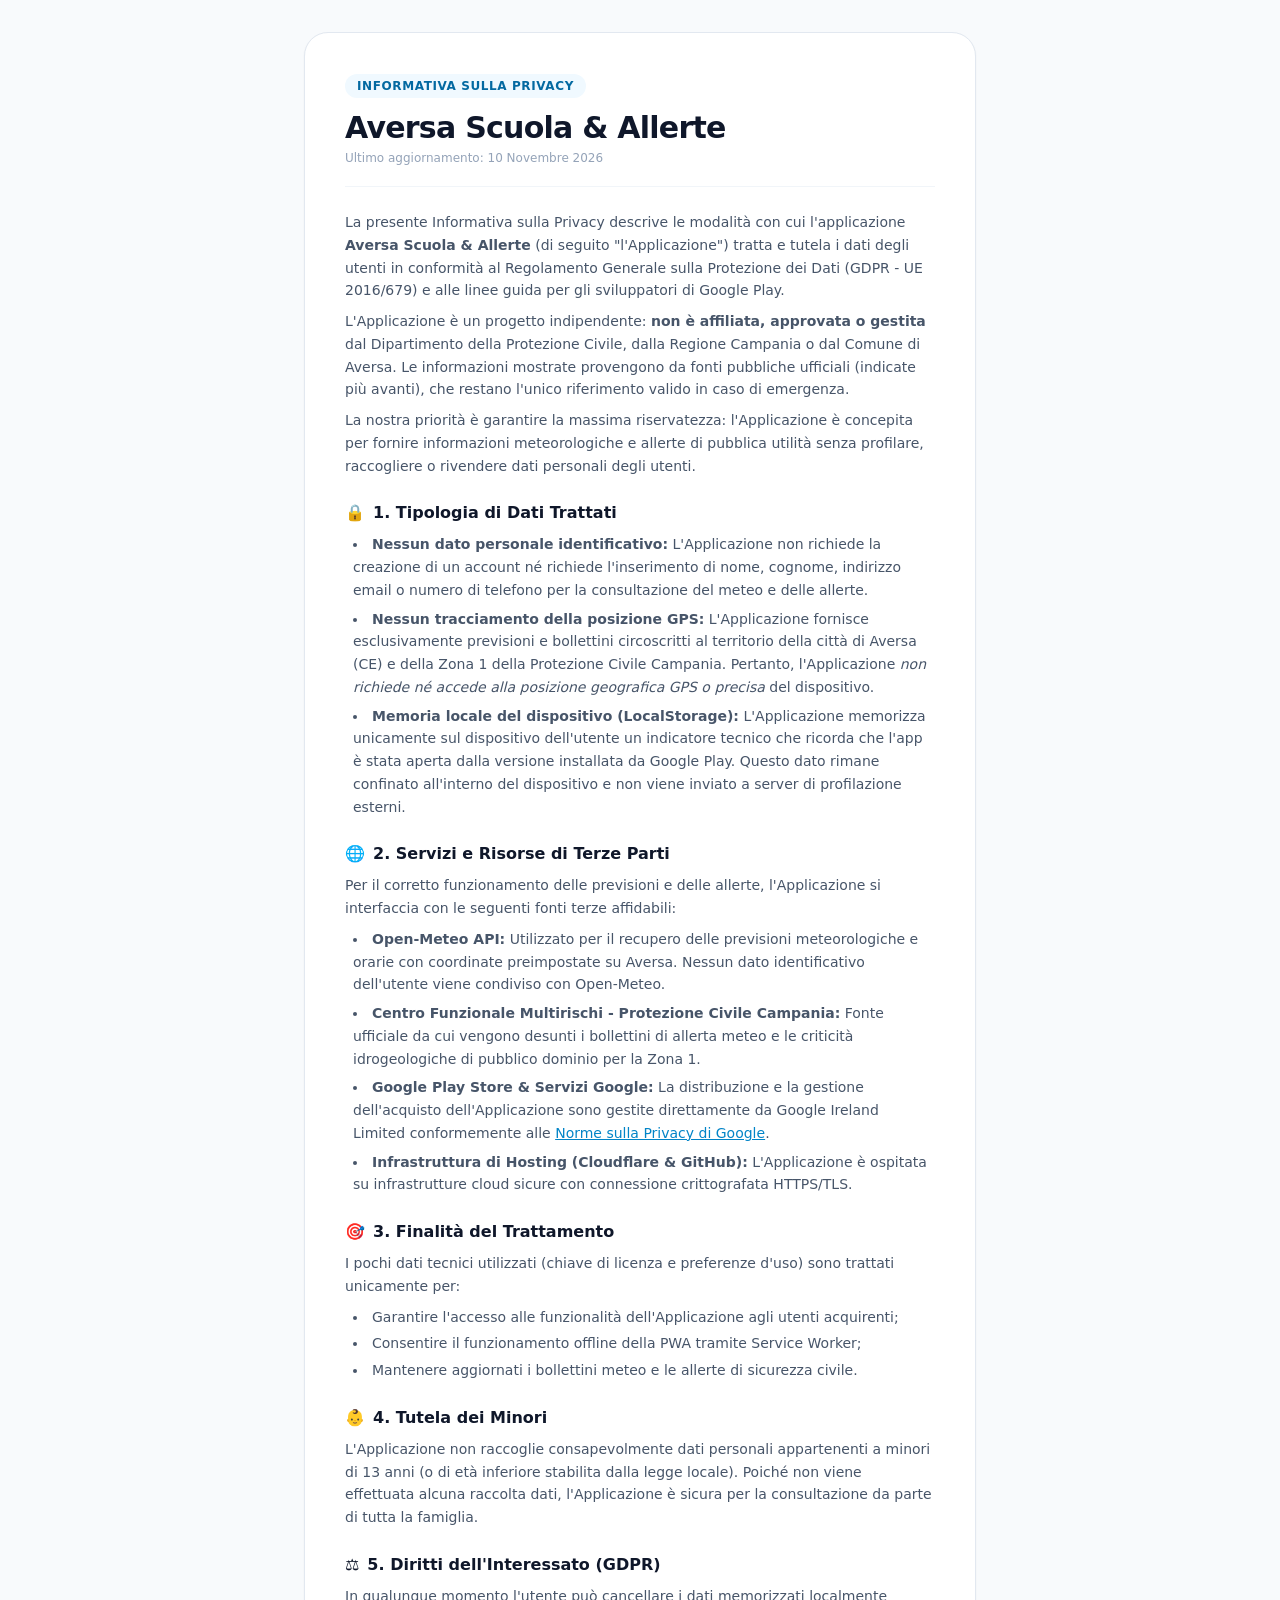
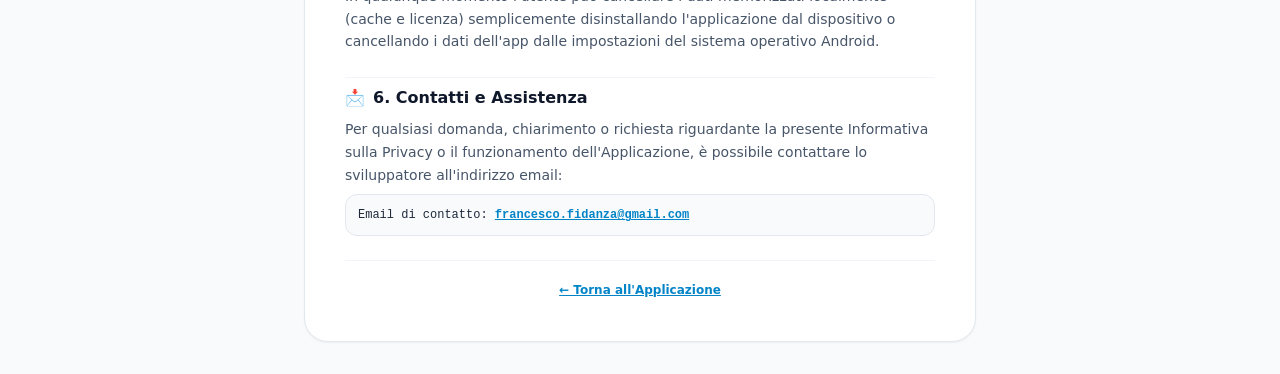
<file: privacy.html>
<!DOCTYPE html>
<html lang="it">
<head>
  <meta charset="UTF-8">
  <meta name="viewport" content="width=device-width, initial-scale=1.0">
  <title>Informativa sulla Privacy - Aversa Scuola & Allerte</title>
  
  <meta name="theme-color" content="#f8fafc">
  <link rel="stylesheet" href="./styles.css">
</head>
<body class="bg-slate-50 min-h-screen text-slate-800 antialiased font-sans flex justify-center py-8 px-4 sm:px-6">

  <div class="max-w-2xl w-full bg-white rounded-3xl shadow-sm border border-slate-200 p-6 sm:p-10 space-y-6">
    
    <!-- Intestazione -->
    <div class="border-b border-slate-100 pb-5">
      <div class="inline-block px-3 py-1 bg-sky-50 text-sky-700 text-xs font-bold rounded-full mb-3 uppercase tracking-wider">
        Informativa sulla Privacy
      </div>
      <h1 class="text-2xl sm:text-3xl font-black text-slate-900 tracking-tight">
        Aversa Scuola & Allerte
      </h1>
      <p class="text-xs text-slate-400 mt-1">Ultimo aggiornamento: 10 Novembre 2026</p>
    </div>

    <!-- Introduzione -->
    <section class="space-y-2 text-sm text-slate-600 leading-relaxed">
      <p>
        La presente Informativa sulla Privacy descrive le modalità con cui l'applicazione <strong>Aversa Scuola & Allerte</strong> (di seguito "l'Applicazione") tratta e tutela i dati degli utenti in conformità al Regolamento Generale sulla Protezione dei Dati (GDPR - UE 2016/679) e alle linee guida per gli sviluppatori di Google Play.
      </p>
      <p>
        L'Applicazione è un progetto indipendente: <strong>non è affiliata, approvata o gestita</strong> dal Dipartimento della Protezione Civile, dalla Regione Campania o dal Comune di Aversa. Le informazioni mostrate provengono da fonti pubbliche ufficiali (indicate più avanti), che restano l'unico riferimento valido in caso di emergenza.
      </p>
      <p>
        La nostra priorità è garantire la massima riservatezza: l'Applicazione è concepita per fornire informazioni meteorologiche e allerte di pubblica utilità senza profilare, raccogliere o rivendere dati personali degli utenti.
      </p>
    </section>

    <!-- 1. Dati Personali Raccolti -->
    <section class="space-y-2">
      <h2 class="text-base font-bold text-slate-900 flex items-center gap-2">
        <span>🔒</span> 1. Tipologia di Dati Trattati
      </h2>
      <ul class="list-disc list-inside space-y-1.5 text-sm text-slate-600 leading-relaxed pl-2">
        <li>
          <strong>Nessun dato personale identificativo:</strong> L'Applicazione non richiede la creazione di un account né richiede l'inserimento di nome, cognome, indirizzo email o numero di telefono per la consultazione del meteo e delle allerte.
        </li>
        <li>
          <strong>Nessun tracciamento della posizione GPS:</strong> L'Applicazione fornisce esclusivamente previsioni e bollettini circoscritti al territorio della città di Aversa (CE) e della Zona 1 della Protezione Civile Campania. Pertanto, l'Applicazione <em>non richiede né accede alla posizione geografica GPS o precisa</em> del dispositivo.
        </li>
        <li>
          <strong>Memoria locale del dispositivo (LocalStorage):</strong> L'Applicazione memorizza unicamente sul dispositivo dell'utente un indicatore tecnico che ricorda che l'app è stata aperta dalla versione installata da Google Play. Questo dato rimane confinato all'interno del dispositivo e non viene inviato a server di profilazione esterni.
        </li>
      </ul>
    </section>

    <!-- 2. Servizi di Terze Parti -->
    <section class="space-y-2">
      <h2 class="text-base font-bold text-slate-900 flex items-center gap-2">
        <span>🌐</span> 2. Servizi e Risorse di Terze Parti
      </h2>
      <p class="text-sm text-slate-600 leading-relaxed">
        Per il corretto funzionamento delle previsioni e delle allerte, l'Applicazione si interfaccia con le seguenti fonti terze affidabili:
      </p>
      <ul class="list-disc list-inside space-y-1.5 text-sm text-slate-600 leading-relaxed pl-2">
        <li>
          <strong>Open-Meteo API:</strong> Utilizzato per il recupero delle previsioni meteorologiche e orarie con coordinate preimpostate su Aversa. Nessun dato identificativo dell'utente viene condiviso con Open-Meteo.
        </li>
        <li>
          <strong>Centro Funzionale Multirischi - Protezione Civile Campania:</strong> Fonte ufficiale da cui vengono desunti i bollettini di allerta meteo e le criticità idrogeologiche di pubblico dominio per la Zona 1.
        </li>
        <li>
          <strong>Google Play Store & Servizi Google:</strong> La distribuzione e la gestione dell'acquisto dell'Applicazione sono gestite direttamente da Google Ireland Limited conformemente alle <a href="https://policies.google.com/privacy" target="_blank" rel="noopener" class="text-sky-600 underline font-medium">Norme sulla Privacy di Google</a>.
        </li>
        <li>
          <strong>Infrastruttura di Hosting (Cloudflare & GitHub):</strong> L'Applicazione è ospitata su infrastrutture cloud sicure con connessione crittografata HTTPS/TLS.
        </li>
      </ul>
    </section>

    <!-- 3. Finalità del Trattamento -->
    <section class="space-y-2">
      <h2 class="text-base font-bold text-slate-900 flex items-center gap-2">
        <span>🎯</span> 3. Finalità del Trattamento
      </h2>
      <p class="text-sm text-slate-600 leading-relaxed">
        I pochi dati tecnici utilizzati (chiave di licenza e preferenze d'uso) sono trattati unicamente per:
      </p>
      <ul class="list-disc list-inside space-y-1 text-sm text-slate-600 leading-relaxed pl-2">
        <li>Garantire l'accesso alle funzionalità dell'Applicazione agli utenti acquirenti;</li>
        <li>Consentire il funzionamento offline della PWA tramite Service Worker;</li>
        <li>Mantenere aggiornati i bollettini meteo e le allerte di sicurezza civile.</li>
      </ul>
    </section>

    <!-- 4. Privacy dei Minori -->
    <section class="space-y-2">
      <h2 class="text-base font-bold text-slate-900 flex items-center gap-2">
        <span>👶</span> 4. Tutela dei Minori
      </h2>
      <p class="text-sm text-slate-600 leading-relaxed">
        L'Applicazione non raccoglie consapevolmente dati personali appartenenti a minori di 13 anni (o di età inferiore stabilita dalla legge locale). Poiché non viene effettuata alcuna raccolta dati, l'Applicazione è sicura per la consultazione da parte di tutta la famiglia.
      </p>
    </section>

    <!-- 5. Diritti dell'Utente -->
    <section class="space-y-2">
      <h2 class="text-base font-bold text-slate-900 flex items-center gap-2">
        <span>⚖️</span> 5. Diritti dell'Interessato (GDPR)
      </h2>
      <p class="text-sm text-slate-600 leading-relaxed">
        In qualunque momento l'utente può cancellare i dati memorizzati localmente (cache e licenza) semplicemente disinstallando l'applicazione dal dispositivo o cancellando i dati dell'app dalle impostazioni del sistema operativo Android.
      </p>
    </section>

    <!-- 6. Contatti -->
    <section class="space-y-2 pt-2 border-t border-slate-100">
      <h2 class="text-base font-bold text-slate-900 flex items-center gap-2">
        <span>📩</span> 6. Contatti e Assistenza
      </h2>
      <p class="text-sm text-slate-600 leading-relaxed">
        Per qualsiasi domanda, chiarimento o richiesta riguardante la presente Informativa sulla Privacy o il funzionamento dell'Applicazione, è possibile contattare lo sviluppatore all'indirizzo email:
      </p>
      <div class="p-3 bg-slate-50 border border-slate-200 rounded-xl text-xs font-mono text-slate-800">
        Email di contatto: <a href="mailto:francesco.fidanza@gmail.com" class="text-sky-600 font-bold underline">francesco.fidanza@gmail.com</a>
      </div>
    </section>

    <!-- Footer link -->
    <div class="pt-4 text-center border-t border-slate-100">
      <a href="./" class="text-xs font-bold text-sky-600 hover:text-sky-700 underline">
        ← Torna all'Applicazione
      </a>
    </div>

  </div>

</body>
</html>
</file>
<file: styles.css>
*,:after,:before{--tw-border-spacing-x:0;--tw-border-spacing-y:0;--tw-translate-x:0;--tw-translate-y:0;--tw-rotate:0;--tw-skew-x:0;--tw-skew-y:0;--tw-scale-x:1;--tw-scale-y:1;--tw-pan-x: ;--tw-pan-y: ;--tw-pinch-zoom: ;--tw-scroll-snap-strictness:proximity;--tw-gradient-from-position: ;--tw-gradient-via-position: ;--tw-gradient-to-position: ;--tw-ordinal: ;--tw-slashed-zero: ;--tw-numeric-figure: ;--tw-numeric-spacing: ;--tw-numeric-fraction: ;--tw-ring-inset: ;--tw-ring-offset-width:0px;--tw-ring-offset-color:#fff;--tw-ring-color:rgba(59,130,246,.5);--tw-ring-offset-shadow:0 0 #0000;--tw-ring-shadow:0 0 #0000;--tw-shadow:0 0 #0000;--tw-shadow-colored:0 0 #0000;--tw-blur: ;--tw-brightness: ;--tw-contrast: ;--tw-grayscale: ;--tw-hue-rotate: ;--tw-invert: ;--tw-saturate: ;--tw-sepia: ;--tw-drop-shadow: ;--tw-backdrop-blur: ;--tw-backdrop-brightness: ;--tw-backdrop-contrast: ;--tw-backdrop-grayscale: ;--tw-backdrop-hue-rotate: ;--tw-backdrop-invert: ;--tw-backdrop-opacity: ;--tw-backdrop-saturate: ;--tw-backdrop-sepia: ;--tw-contain-size: ;--tw-contain-layout: ;--tw-contain-paint: ;--tw-contain-style: }::backdrop{--tw-border-spacing-x:0;--tw-border-spacing-y:0;--tw-translate-x:0;--tw-translate-y:0;--tw-rotate:0;--tw-skew-x:0;--tw-skew-y:0;--tw-scale-x:1;--tw-scale-y:1;--tw-pan-x: ;--tw-pan-y: ;--tw-pinch-zoom: ;--tw-scroll-snap-strictness:proximity;--tw-gradient-from-position: ;--tw-gradient-via-position: ;--tw-gradient-to-position: ;--tw-ordinal: ;--tw-slashed-zero: ;--tw-numeric-figure: ;--tw-numeric-spacing: ;--tw-numeric-fraction: ;--tw-ring-inset: ;--tw-ring-offset-width:0px;--tw-ring-offset-color:#fff;--tw-ring-color:rgba(59,130,246,.5);--tw-ring-offset-shadow:0 0 #0000;--tw-ring-shadow:0 0 #0000;--tw-shadow:0 0 #0000;--tw-shadow-colored:0 0 #0000;--tw-blur: ;--tw-brightness: ;--tw-contrast: ;--tw-grayscale: ;--tw-hue-rotate: ;--tw-invert: ;--tw-saturate: ;--tw-sepia: ;--tw-drop-shadow: ;--tw-backdrop-blur: ;--tw-backdrop-brightness: ;--tw-backdrop-contrast: ;--tw-backdrop-grayscale: ;--tw-backdrop-hue-rotate: ;--tw-backdrop-invert: ;--tw-backdrop-opacity: ;--tw-backdrop-saturate: ;--tw-backdrop-sepia: ;--tw-contain-size: ;--tw-contain-layout: ;--tw-contain-paint: ;--tw-contain-style: }/*! tailwindcss v3.4.17 | MIT License | https://tailwindcss.com*/*,:after,:before{box-sizing:border-box;border:0 solid #e5e7eb}:after,:before{--tw-content:""}:host,html{line-height:1.5;-webkit-text-size-adjust:100%;-moz-tab-size:4;-o-tab-size:4;tab-size:4;font-family:ui-sans-serif,system-ui,sans-serif,Apple Color Emoji,Segoe UI Emoji,Segoe UI Symbol,Noto Color Emoji;font-feature-settings:normal;font-variation-settings:normal;-webkit-tap-highlight-color:transparent}body{margin:0;line-height:inherit}hr{height:0;color:inherit;border-top-width:1px}abbr:where([title]){-webkit-text-decoration:underline dotted;text-decoration:underline dotted}h1,h2,h3,h4,h5,h6{font-size:inherit;font-weight:inherit}a{color:inherit;text-decoration:inherit}b,strong{font-weight:bolder}code,kbd,pre,samp{font-family:ui-monospace,SFMono-Regular,Menlo,Monaco,Consolas,Liberation Mono,Courier New,monospace;font-feature-settings:normal;font-variation-settings:normal;font-size:1em}small{font-size:80%}sub,sup{font-size:75%;line-height:0;position:relative;vertical-align:baseline}sub{bottom:-.25em}sup{top:-.5em}table{text-indent:0;border-color:inherit;border-collapse:collapse}button,input,optgroup,select,textarea{font-family:inherit;font-feature-settings:inherit;font-variation-settings:inherit;font-size:100%;font-weight:inherit;line-height:inherit;letter-spacing:inherit;color:inherit;margin:0;padding:0}button,select{text-transform:none}button,input:where([type=button]),input:where([type=reset]),input:where([type=submit]){-webkit-appearance:button;background-color:transparent;background-image:none}:-moz-focusring{outline:auto}:-moz-ui-invalid{box-shadow:none}progress{vertical-align:baseline}::-webkit-inner-spin-button,::-webkit-outer-spin-button{height:auto}[type=search]{-webkit-appearance:textfield;outline-offset:-2px}::-webkit-search-decoration{-webkit-appearance:none}::-webkit-file-upload-button{-webkit-appearance:button;font:inherit}summary{display:list-item}blockquote,dd,dl,figure,h1,h2,h3,h4,h5,h6,hr,p,pre{margin:0}fieldset{margin:0}fieldset,legend{padding:0}menu,ol,ul{list-style:none;margin:0;padding:0}dialog{padding:0}textarea{resize:vertical}input::-moz-placeholder,textarea::-moz-placeholder{opacity:1;color:#9ca3af}input::placeholder,textarea::placeholder{opacity:1;color:#9ca3af}[role=button],button{cursor:pointer}:disabled{cursor:default}audio,canvas,embed,iframe,img,object,svg,video{display:block;vertical-align:middle}img,video{max-width:100%;height:auto}[hidden]:where(:not([hidden=until-found])){display:none}.pointer-events-none{pointer-events:none}.visible{visibility:visible}.invisible{visibility:hidden}.absolute{position:absolute}.relative{position:relative}.inset-0{inset:0}.z-10{z-index:10}.mb-1\.5{margin-bottom:.375rem}.mb-3{margin-bottom:.75rem}.mt-0\.5{margin-top:.125rem}.mt-1{margin-top:.25rem}.mt-3{margin-top:.75rem}.block{display:block}.inline-block{display:inline-block}.flex{display:flex}.inline-flex{display:inline-flex}.grid{display:grid}.hidden{display:none}.h-0{height:0}.h-1\.5{height:.375rem}.h-20{height:5rem}.h-32{height:8rem}.h-4{height:1rem}.h-5{height:1.25rem}.min-h-0{min-height:0}.min-h-screen{min-height:100vh}.w-10{width:2.5rem}.w-20{width:5rem}.w-4{width:1rem}.w-5{width:1.25rem}.w-8{width:2rem}.w-9{width:2.25rem}.w-\[3\.75rem\]{width:3.75rem}.w-full{width:100%}.min-w-0{min-width:0}.max-w-2xl{max-width:42rem}.max-w-md{max-width:28rem}.flex-1{flex:1 1 0%}.shrink-0{flex-shrink:0}.origin-center{transform-origin:center}.transform{transform:translate(var(--tw-translate-x),var(--tw-translate-y)) rotate(var(--tw-rotate)) skewX(var(--tw-skew-x)) skewY(var(--tw-skew-y)) scaleX(var(--tw-scale-x)) scaleY(var(--tw-scale-y))}.cursor-not-allowed{cursor:not-allowed}.cursor-pointer{cursor:pointer}.select-none{-webkit-user-select:none;-moz-user-select:none;user-select:none}.list-inside{list-style-position:inside}.list-disc{list-style-type:disc}.grid-cols-2{grid-template-columns:repeat(2,minmax(0,1fr))}.flex-col{flex-direction:column}.items-start{align-items:flex-start}.items-center{align-items:center}.justify-center{justify-content:center}.justify-between{justify-content:space-between}.gap-1{gap:.25rem}.gap-1\.5{gap:.375rem}.gap-2{gap:.5rem}.gap-2\.5{gap:.625rem}.gap-3{gap:.75rem}.space-x-1>:not([hidden])~:not([hidden]){--tw-space-x-reverse:0;margin-right:calc(.25rem*var(--tw-space-x-reverse));margin-left:calc(.25rem*(1 - var(--tw-space-x-reverse)))}.space-y-0\.5>:not([hidden])~:not([hidden]){--tw-space-y-reverse:0;margin-top:calc(.125rem*(1 - var(--tw-space-y-reverse)));margin-bottom:calc(.125rem*var(--tw-space-y-reverse))}.space-y-1>:not([hidden])~:not([hidden]){--tw-space-y-reverse:0;margin-top:calc(.25rem*(1 - var(--tw-space-y-reverse)));margin-bottom:calc(.25rem*var(--tw-space-y-reverse))}.space-y-1\.5>:not([hidden])~:not([hidden]){--tw-space-y-reverse:0;margin-top:calc(.375rem*(1 - var(--tw-space-y-reverse)));margin-bottom:calc(.375rem*var(--tw-space-y-reverse))}.space-y-2>:not([hidden])~:not([hidden]){--tw-space-y-reverse:0;margin-top:calc(.5rem*(1 - var(--tw-space-y-reverse)));margin-bottom:calc(.5rem*var(--tw-space-y-reverse))}.space-y-3>:not([hidden])~:not([hidden]){--tw-space-y-reverse:0;margin-top:calc(.75rem*(1 - var(--tw-space-y-reverse)));margin-bottom:calc(.75rem*var(--tw-space-y-reverse))}.space-y-3\.5>:not([hidden])~:not([hidden]){--tw-space-y-reverse:0;margin-top:calc(.875rem*(1 - var(--tw-space-y-reverse)));margin-bottom:calc(.875rem*var(--tw-space-y-reverse))}.space-y-4>:not([hidden])~:not([hidden]){--tw-space-y-reverse:0;margin-top:calc(1rem*(1 - var(--tw-space-y-reverse)));margin-bottom:calc(1rem*var(--tw-space-y-reverse))}.space-y-6>:not([hidden])~:not([hidden]){--tw-space-y-reverse:0;margin-top:calc(1.5rem*(1 - var(--tw-space-y-reverse)));margin-bottom:calc(1.5rem*var(--tw-space-y-reverse))}.overflow-hidden{overflow:hidden}.overflow-y-auto{overflow-y:auto}.truncate{overflow:hidden;text-overflow:ellipsis}.truncate,.whitespace-nowrap{white-space:nowrap}.rounded-2xl{border-radius:1rem}.rounded-3xl{border-radius:1.5rem}.rounded-full{border-radius:9999px}.rounded-lg{border-radius:.5rem}.rounded-md{border-radius:.375rem}.rounded-xl{border-radius:.75rem}.rounded-b-3xl{border-bottom-right-radius:1.5rem;border-bottom-left-radius:1.5rem}.border{border-width:1px}.border-b{border-bottom-width:1px}.border-t{border-top-width:1px}.border-dashed{border-style:dashed}.border-amber-300{--tw-border-opacity:1;border-color:rgb(252 211 77/var(--tw-border-opacity,1))}.border-emerald-300{--tw-border-opacity:1;border-color:rgb(110 231 183/var(--tw-border-opacity,1))}.border-emerald-300\/80{border-color:rgba(110,231,183,.8)}.border-orange-300{--tw-border-opacity:1;border-color:rgb(253 186 116/var(--tw-border-opacity,1))}.border-red-300{--tw-border-opacity:1;border-color:rgb(252 165 165/var(--tw-border-opacity,1))}.border-sky-100{--tw-border-opacity:1;border-color:rgb(224 242 254/var(--tw-border-opacity,1))}.border-sky-200{--tw-border-opacity:1;border-color:rgb(186 230 253/var(--tw-border-opacity,1))}.border-slate-100{--tw-border-opacity:1;border-color:rgb(241 245 249/var(--tw-border-opacity,1))}.border-slate-200{--tw-border-opacity:1;border-color:rgb(226 232 240/var(--tw-border-opacity,1))}.bg-amber-200{--tw-bg-opacity:1;background-color:rgb(253 230 138/var(--tw-bg-opacity,1))}.bg-amber-50{--tw-bg-opacity:1;background-color:rgb(255 251 235/var(--tw-bg-opacity,1))}.bg-amber-50\/80{background-color:rgba(255,251,235,.8)}.bg-emerald-200{--tw-bg-opacity:1;background-color:rgb(167 243 208/var(--tw-bg-opacity,1))}.bg-emerald-50\/80{background-color:rgba(236,253,245,.8)}.bg-orange-200{--tw-bg-opacity:1;background-color:rgb(254 215 170/var(--tw-bg-opacity,1))}.bg-orange-50\/80{background-color:rgba(255,247,237,.8)}.bg-red-200{--tw-bg-opacity:1;background-color:rgb(254 202 202/var(--tw-bg-opacity,1))}.bg-red-50\/80{background-color:hsla(0,86%,97%,.8)}.bg-sky-50{--tw-bg-opacity:1;background-color:rgb(240 249 255/var(--tw-bg-opacity,1))}.bg-sky-50\/80{background-color:rgba(240,249,255,.8)}.bg-sky-600{--tw-bg-opacity:1;background-color:rgb(2 132 199/var(--tw-bg-opacity,1))}.bg-slate-100{--tw-bg-opacity:1;background-color:rgb(241 245 249/var(--tw-bg-opacity,1))}.bg-slate-200{--tw-bg-opacity:1;background-color:rgb(226 232 240/var(--tw-bg-opacity,1))}.bg-slate-200\/60{background-color:rgba(226,232,240,.6)}.bg-slate-200\/70{background-color:rgba(226,232,240,.7)}.bg-slate-50{--tw-bg-opacity:1;background-color:rgb(248 250 252/var(--tw-bg-opacity,1))}.bg-slate-900{--tw-bg-opacity:1;background-color:rgb(15 23 42/var(--tw-bg-opacity,1))}.bg-white{--tw-bg-opacity:1;background-color:rgb(255 255 255/var(--tw-bg-opacity,1))}.bg-white\/80{background-color:hsla(0,0%,100%,.8)}.fill-current{fill:currentColor}.object-cover{-o-object-fit:cover;object-fit:cover}.p-1{padding:.25rem}.p-1\.5{padding:.375rem}.p-2{padding:.5rem}.p-2\.5{padding:.625rem}.p-3{padding:.75rem}.p-3\.5{padding:.875rem}.p-4{padding:1rem}.p-5{padding:1.25rem}.p-6{padding:1.5rem}.px-0\.5{padding-left:.125rem;padding-right:.125rem}.px-1{padding-left:.25rem;padding-right:.25rem}.px-2{padding-left:.5rem;padding-right:.5rem}.px-3{padding-left:.75rem;padding-right:.75rem}.px-4{padding-left:1rem;padding-right:1rem}.px-5{padding-left:1.25rem;padding-right:1.25rem}.py-0\.5{padding-top:.125rem;padding-bottom:.125rem}.py-1{padding-top:.25rem;padding-bottom:.25rem}.py-2{padding-top:.5rem;padding-bottom:.5rem}.py-2\.5{padding-top:.625rem;padding-bottom:.625rem}.py-3\.5{padding-top:.875rem;padding-bottom:.875rem}.py-8{padding-top:2rem;padding-bottom:2rem}.pb-5{padding-bottom:1.25rem}.pl-2{padding-left:.5rem}.pr-1{padding-right:.25rem}.pt-1{padding-top:.25rem}.pt-2{padding-top:.5rem}.pt-2\.5{padding-top:.625rem}.pt-4{padding-top:1rem}.text-left{text-align:left}.text-center{text-align:center}.text-right{text-align:right}.font-mono{font-family:ui-monospace,SFMono-Regular,Menlo,Monaco,Consolas,Liberation Mono,Courier New,monospace}.font-sans{font-family:ui-sans-serif,system-ui,sans-serif,Apple Color Emoji,Segoe UI Emoji,Segoe UI Symbol,Noto Color Emoji}.text-2xl{font-size:1.5rem;line-height:2rem}.text-6xl{font-size:3.75rem;line-height:1}.text-\[10px\]{font-size:10px}.text-\[11px\]{font-size:11px}.text-base{font-size:1rem;line-height:1.5rem}.text-lg{font-size:1.125rem;line-height:1.75rem}.text-sm{font-size:.875rem;line-height:1.25rem}.text-xl{font-size:1.25rem;line-height:1.75rem}.text-xs{font-size:.75rem;line-height:1rem}.font-black{font-weight:900}.font-bold{font-weight:700}.font-medium{font-weight:500}.font-normal{font-weight:400}.font-semibold{font-weight:600}.uppercase{text-transform:uppercase}.normal-case{text-transform:none}.leading-relaxed{line-height:1.625}.leading-snug{line-height:1.375}.tracking-tight{letter-spacing:-.025em}.tracking-wide{letter-spacing:.025em}.tracking-wider{letter-spacing:.05em}.text-amber-800{--tw-text-opacity:1;color:rgb(146 64 14/var(--tw-text-opacity,1))}.text-amber-950{--tw-text-opacity:1;color:rgb(69 26 3/var(--tw-text-opacity,1))}.text-emerald-600{--tw-text-opacity:1;color:rgb(5 150 105/var(--tw-text-opacity,1))}.text-emerald-800{--tw-text-opacity:1;color:rgb(6 95 70/var(--tw-text-opacity,1))}.text-emerald-900{--tw-text-opacity:1;color:rgb(6 78 59/var(--tw-text-opacity,1))}.text-emerald-950{--tw-text-opacity:1;color:rgb(2 44 34/var(--tw-text-opacity,1))}.text-orange-800{--tw-text-opacity:1;color:rgb(154 52 18/var(--tw-text-opacity,1))}.text-orange-950{--tw-text-opacity:1;color:rgb(67 20 7/var(--tw-text-opacity,1))}.text-red-700{--tw-text-opacity:1;color:rgb(185 28 28/var(--tw-text-opacity,1))}.text-red-800{--tw-text-opacity:1;color:rgb(153 27 27/var(--tw-text-opacity,1))}.text-red-950{--tw-text-opacity:1;color:rgb(69 10 10/var(--tw-text-opacity,1))}.text-sky-500{--tw-text-opacity:1;color:rgb(14 165 233/var(--tw-text-opacity,1))}.text-sky-600{--tw-text-opacity:1;color:rgb(2 132 199/var(--tw-text-opacity,1))}.text-sky-700{--tw-text-opacity:1;color:rgb(3 105 161/var(--tw-text-opacity,1))}.text-sky-900{--tw-text-opacity:1;color:rgb(12 74 110/var(--tw-text-opacity,1))}.text-sky-950{--tw-text-opacity:1;color:rgb(8 47 73/var(--tw-text-opacity,1))}.text-slate-300{--tw-text-opacity:1;color:rgb(203 213 225/var(--tw-text-opacity,1))}.text-slate-400{--tw-text-opacity:1;color:rgb(148 163 184/var(--tw-text-opacity,1))}.text-slate-500{--tw-text-opacity:1;color:rgb(100 116 139/var(--tw-text-opacity,1))}.text-slate-600{--tw-text-opacity:1;color:rgb(71 85 105/var(--tw-text-opacity,1))}.text-slate-700{--tw-text-opacity:1;color:rgb(51 65 85/var(--tw-text-opacity,1))}.text-slate-800{--tw-text-opacity:1;color:rgb(30 41 59/var(--tw-text-opacity,1))}.text-slate-900{--tw-text-opacity:1;color:rgb(15 23 42/var(--tw-text-opacity,1))}.text-white{--tw-text-opacity:1;color:rgb(255 255 255/var(--tw-text-opacity,1))}.underline{text-decoration-line:underline}.underline-offset-2{text-underline-offset:2px}.antialiased{-webkit-font-smoothing:antialiased;-moz-osx-font-smoothing:grayscale}.accent-red-500{accent-color:#ef4444}.opacity-0{opacity:0}.opacity-70{opacity:.7}.opacity-90{opacity:.9}.shadow-md{--tw-shadow:0 4px 6px -1px rgba(0,0,0,.1),0 2px 4px -2px rgba(0,0,0,.1);--tw-shadow-colored:0 4px 6px -1px var(--tw-shadow-color),0 2px 4px -2px var(--tw-shadow-color)}.shadow-md,.shadow-sm{box-shadow:var(--tw-ring-offset-shadow,0 0 #0000),var(--tw-ring-shadow,0 0 #0000),var(--tw-shadow)}.shadow-sm{--tw-shadow:0 1px 2px 0 rgba(0,0,0,.05);--tw-shadow-colored:0 1px 2px 0 var(--tw-shadow-color)}.shadow-xl{--tw-shadow:0 20px 25px -5px rgba(0,0,0,.1),0 8px 10px -6px rgba(0,0,0,.1);--tw-shadow-colored:0 20px 25px -5px var(--tw-shadow-color),0 8px 10px -6px var(--tw-shadow-color);box-shadow:var(--tw-ring-offset-shadow,0 0 #0000),var(--tw-ring-shadow,0 0 #0000),var(--tw-shadow)}.transition{transition-property:color,background-color,border-color,text-decoration-color,fill,stroke,opacity,box-shadow,transform,filter,-webkit-backdrop-filter;transition-property:color,background-color,border-color,text-decoration-color,fill,stroke,opacity,box-shadow,transform,filter,backdrop-filter;transition-property:color,background-color,border-color,text-decoration-color,fill,stroke,opacity,box-shadow,transform,filter,backdrop-filter,-webkit-backdrop-filter;transition-timing-function:cubic-bezier(.4,0,.2,1);transition-duration:.15s}.transition-all{transition-property:all;transition-timing-function:cubic-bezier(.4,0,.2,1);transition-duration:.15s}.transition-colors{transition-property:color,background-color,border-color,text-decoration-color,fill,stroke;transition-timing-function:cubic-bezier(.4,0,.2,1);transition-duration:.15s}.transition-transform{transition-property:transform;transition-timing-function:cubic-bezier(.4,0,.2,1);transition-duration:.15s}.duration-200{transition-duration:.2s}.ease-out{transition-timing-function:cubic-bezier(0,0,.2,1)}.will-change-transform{will-change:transform}.hover\:bg-sky-700:hover{--tw-bg-opacity:1;background-color:rgb(3 105 161/var(--tw-bg-opacity,1))}.hover\:bg-slate-100:hover{--tw-bg-opacity:1;background-color:rgb(241 245 249/var(--tw-bg-opacity,1))}.hover\:bg-slate-300\/70:hover{background-color:rgba(203,213,225,.7)}.hover\:bg-slate-800:hover{--tw-bg-opacity:1;background-color:rgb(30 41 59/var(--tw-bg-opacity,1))}.hover\:text-sky-700:hover{--tw-text-opacity:1;color:rgb(3 105 161/var(--tw-text-opacity,1))}.hover\:text-slate-600:hover{--tw-text-opacity:1;color:rgb(71 85 105/var(--tw-text-opacity,1))}.hover\:text-slate-800:hover{--tw-text-opacity:1;color:rgb(30 41 59/var(--tw-text-opacity,1))}.focus\:outline-none:focus{outline:2px solid transparent;outline-offset:2px}.active\:scale-\[0\.98\]:active{--tw-scale-x:0.98;--tw-scale-y:0.98;transform:translate(var(--tw-translate-x),var(--tw-translate-y)) rotate(var(--tw-rotate)) skewX(var(--tw-skew-x)) skewY(var(--tw-skew-y)) scaleX(var(--tw-scale-x)) scaleY(var(--tw-scale-y))}@media (min-width:640px){.sm\:min-h-0{min-height:0}.sm\:rounded-3xl{border-radius:1.5rem}.sm\:p-10{padding:2.5rem}.sm\:px-6{padding-left:1.5rem;padding-right:1.5rem}.sm\:py-6{padding-top:1.5rem;padding-bottom:1.5rem}.sm\:text-3xl{font-size:1.875rem;line-height:2.25rem}}
</file>
